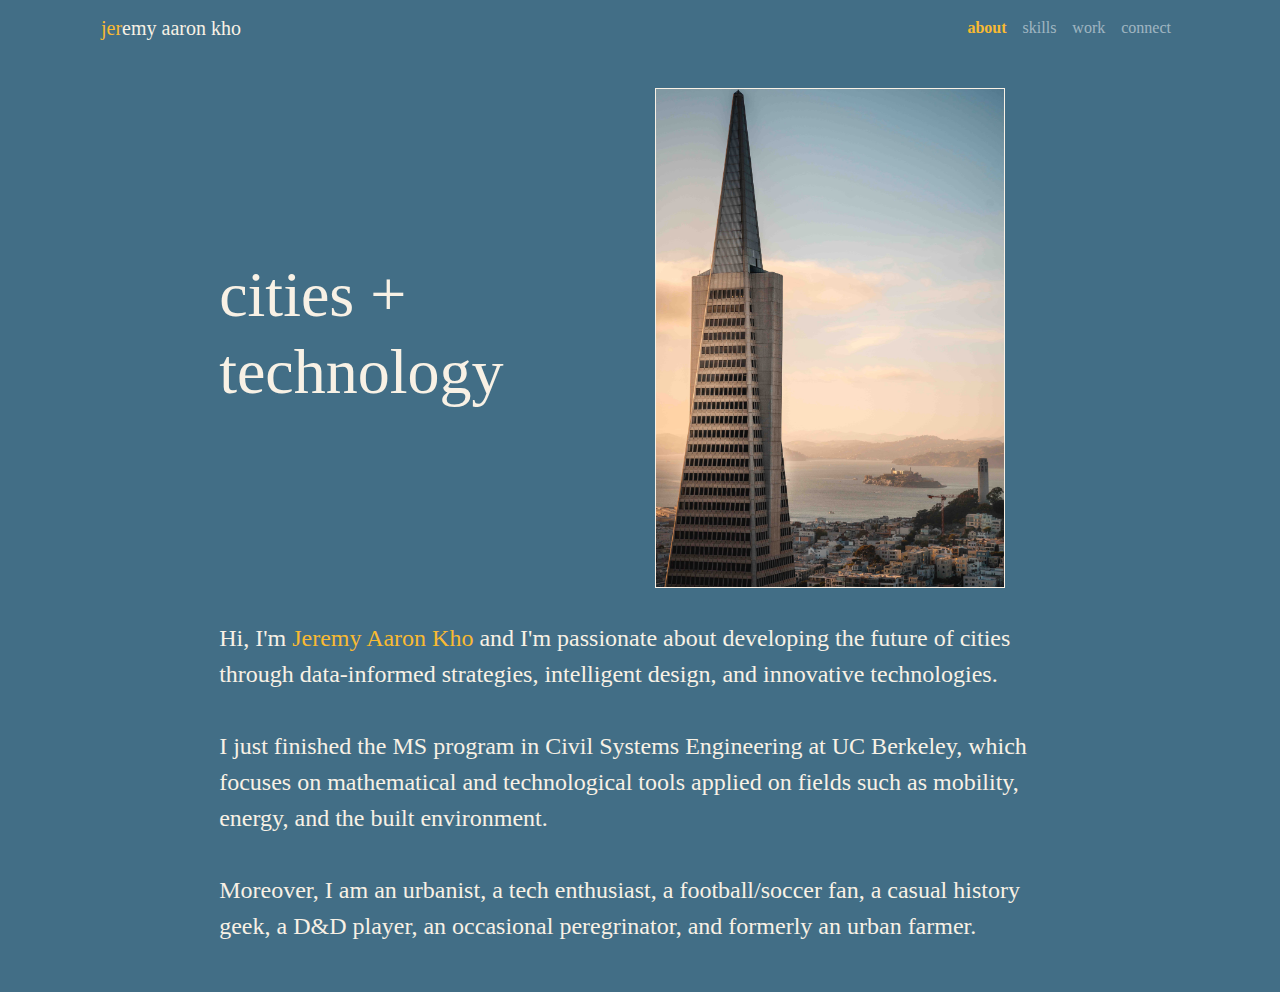
<file: index.html>
<!DOCTYPE html>

<html>
    <head>
        <!-- Required meta tags -->
        <meta charset="utf-8">
        <meta name="viewport" content="width=device-width, initial-scale=1, shrink-to-fit=no">
        
        <!-- Bootstrap CSS -->
        <link rel="stylesheet" href="https://maxcdn.bootstrapcdn.com/bootstrap/4.0.0/css/bootstrap.min.css" integrity="sha384-Gn5384xqQ1aoWXA+058RXPxPg6fy4IWvTNh0E263XmFcJlSAwiGgFAW/dAiS6JXm" crossorigin="anonymous">
        <script src="https://maxcdn.bootstrapcdn.com/bootstrap/4.0.0/js/bootstrap.min.js" integrity="sha384-JZR6Spejh4U02d8jOt6vLEHfe/JQGiRRSQQxSfFWpi1MquVdAyjUar5+76PVCmYl" crossorigin="anonymous"></script>

        <link rel="stylesheet" href="scss/custom.css">

        <title>Jeremy Kho | City + Tech</title>
    </head>
    <body>
        <div class="container">

            <!-- Bootstrap Navbar -->
            <nav class="navbar navbar-expand-sm navbar-dark">
                <a class="navbar-brand" href="index.html"><span class="emphasis">jer</span>emy aaron kho</a>

                <button class="navbar-toggler" type="button" data-toggle="collapse" data-target="#navbarSupportedContent" aria-controls="navbarSupportedContent" aria-expanded="false" aria-label="Toggle navigation">
                    <span class="navbar-toggler-icon"></span>
                </button>

                <div class="collapse navbar-collapse" id="navbarSupportedContent">
                    <ul class="navbar-nav ml-auto">
                      <li class="nav-item active">
                        <a class="nav-link" href="index.html">about</a>
                      </li>
                      <li class="nav-item">
                        <a class="nav-link" href="skills.html">skills</a>
                      </li>
                      <li class="nav-item">
                        <a class="nav-link" href="work.html">work</a>
                      </li>
                      <li class="nav-item">
                        <a class="nav-link" href="connect.html">connect</a>
                      </li>
                    </ul>
                </div>
            </nav>

            <!-- Welcome Text and Image -->
            <div class="row home align-items-center justify-content-center">
                <div class="col-md-5 col-sm-6 home-left">
                    <h1>cities + technology</h1>
                </div>
                <div class="col-md-5 col-sm-6 home-right">
                    <img src="img/sfo.jpg" class="home-img">
                </div>
            </div>

            <!-- Extra Text -->
            <div class="row long-text justify-content-center">
                <div class="col-md-10 col-12">
                    <p>Hi, I'm <span class="emphasis">Jeremy Aaron Kho</span> and I'm passionate about developing <span class="emphasi">the future of cities</span> through data-informed strategies, intelligent design, and innovative technologies.
                    <br><br>
                    I just finished the MS program in Civil Systems Engineering at UC Berkeley, which focuses on mathematical and technological tools applied on fields such as mobility, energy, and the built environment.
                    <br><br>
                    Moreover, I am an urbanist, a tech enthusiast, a football/soccer fan, a casual history geek, a D&D player, an occasional peregrinator, and formerly an urban farmer.</p>
                </div>
            </div>
        </div>


        <!-- Optional JavaScript -->
        <!-- jQuery first, then Popper.js, then Bootstrap JS -->
        <script src="https://code.jquery.com/jquery-3.2.1.slim.min.js" integrity="sha384-KJ3o2DKtIkvYIK3UENzmM7KCkRr/rE9/Qpg6aAZGJwFDMVNA/GpGFF93hXpG5KkN" crossorigin="anonymous"></script>
        <script src="https://cdnjs.cloudflare.com/ajax/libs/popper.js/1.12.9/umd/popper.min.js" integrity="sha384-ApNbgh9B+Y1QKtv3Rn7W3mgPxhU9K/ScQsAP7hUibX39j7fakFPskvXusvfa0b4Q" crossorigin="anonymous"></script>
        <script src="https://maxcdn.bootstrapcdn.com/bootstrap/4.0.0/js/bootstrap.min.js" integrity="sha384-JZR6Spejh4U02d8jOt6vLEHfe/JQGiRRSQQxSfFWpi1MquVdAyjUar5+76PVCmYl" crossorigin="anonymous"></script>
    </body>
</html>
</file>
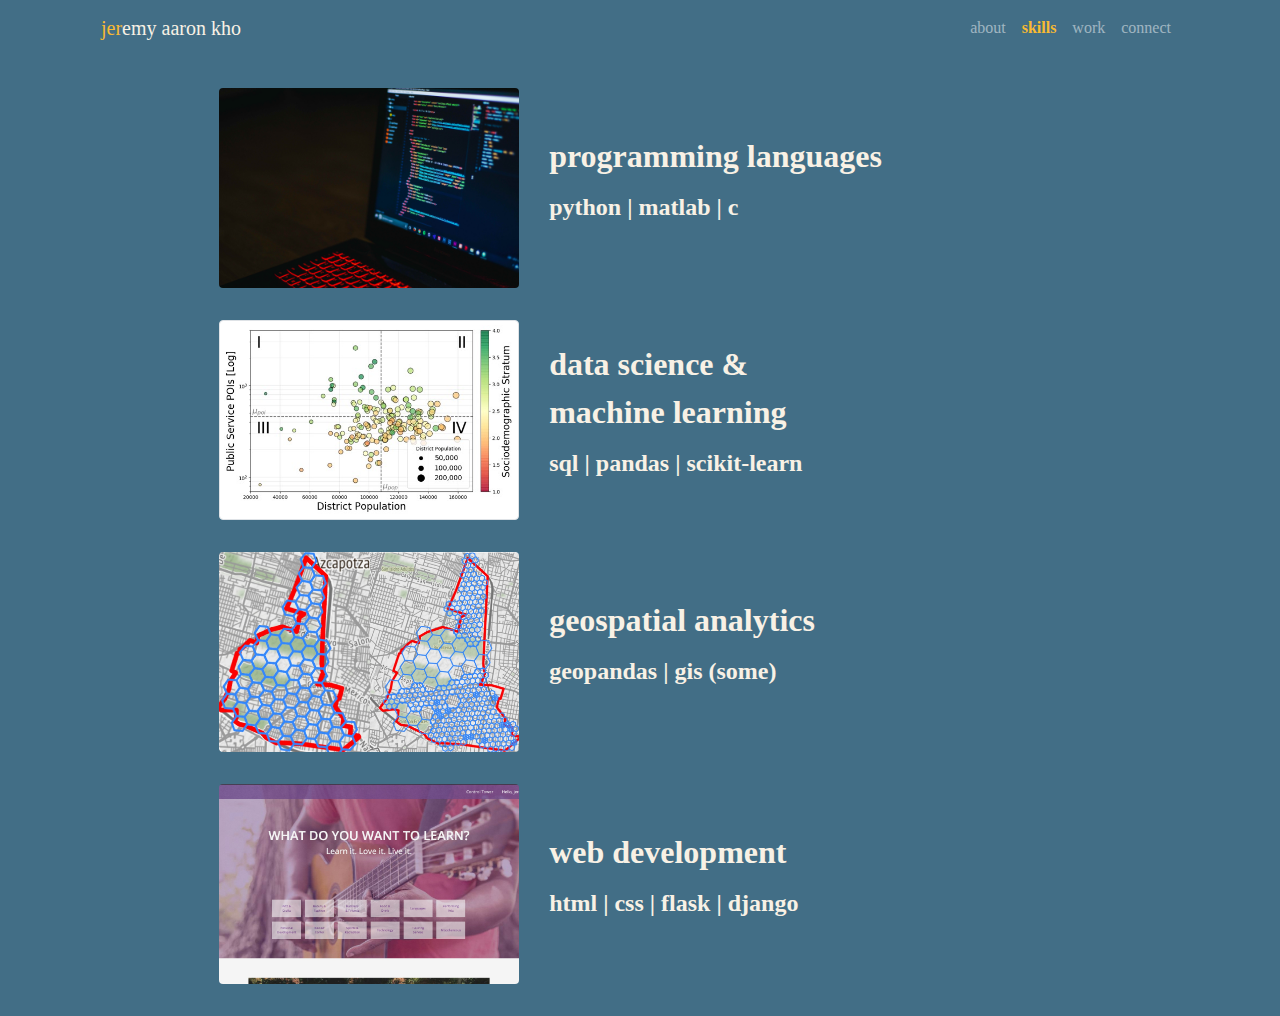
<file: skills.html>
<!DOCTYPE html>

<html>
    <head>
        <!-- Required meta tags -->
        <meta charset="utf-8">
        <meta name="viewport" content="width=device-width, initial-scale=1, shrink-to-fit=no">
        
        <!-- Bootstrap CSS -->
        <link rel="stylesheet" href="https://maxcdn.bootstrapcdn.com/bootstrap/4.0.0/css/bootstrap.min.css" integrity="sha384-Gn5384xqQ1aoWXA+058RXPxPg6fy4IWvTNh0E263XmFcJlSAwiGgFAW/dAiS6JXm" crossorigin="anonymous">

        <link rel="stylesheet" href="scss/custom.css">

        <title>Jeremy Kho | City + Tech</title>
    </head>
    <body>
        <div class="container">

            <!-- Bootstrap Navbar -->
            <nav class="navbar navbar-expand-sm navbar-dark">
                <a class="navbar-brand" href="index.html"><span class="emphasis">jer</span>emy aaron kho</a>

                <button class="navbar-toggler" type="button" data-toggle="collapse" data-target="#navbarSupportedContent" aria-controls="navbarSupportedContent" aria-expanded="false" aria-label="Toggle navigation">
                    <span class="navbar-toggler-icon"></span>
                </button>

                <div class="collapse navbar-collapse" id="navbarSupportedContent">
                    <ul class="navbar-nav ml-auto">
                      <li class="nav-item">
                        <a class="nav-link" href="index.html">about</a>
                      </li>
                      <li class="nav-item active">
                        <a class="nav-link" href="skills.html">skills</a>
                      </li>
                      <li class="nav-item">
                        <a class="nav-link" href="work.html">work</a>
                      </li>
                      <li class="nav-item">
                        <a class="nav-link" href="connect.html">connect</a>
                      </li>
                    </ul>
                </div>
            </nav>

            <!-- List Skills -->

            <!-- Programming -->
            <div class="row skills align-items-center justify-content-center">
                <div class="col-md-auto offset-lg-1">
                    <img src="img/code.jpg" class="skills-img rounded">
                </div>
                <div class="col">
                    <p>programming languages
                        <span class="skills-desc"><br>python | matlab | c</span>
                    </p>
                </div>
            </div>

            <!-- Data Science and Machine Learning -->
            <div class="row skills align-items-center">
                <div class="col-md-auto offset-lg-1">
                    <img src="img/ds.jpg" class="skills-img img-thumbnail">
                </div>
                <div class="col">
                    <p>data science & <br>machine learning
                        <span class="skills-desc"><br>sql | pandas | scikit-learn</span>
                    </p>
                </div>
            </div>

            <!-- Geospatial Analytics -->
            <div class="row skills align-items-center">
                <div class="col-md-auto offset-lg-1">
                    <img src="img/spatial.jpg" class="skills-img rounded">
                </div>
                <div class="col">
                    <p>geospatial analytics
                        <span class="skills-desc"><br>geopandas | gis (some)</span>
                    </p>
                </div>
            </div>

            <!-- Web Development -->
            <div class="row skills align-items-center">
                <div class="col-md-auto offset-lg-1">
                    <img src="img/web.jpg" class="skills-img rounded">
                </div>
                <div class="col">
                    <p>web development
                        <span class="skills-desc"><br>html | css | flask | django</span>
                    </p>
                </div>
            </div>
            
        </div>


        <!-- Optional JavaScript -->
        <!-- jQuery first, then Popper.js, then Bootstrap JS -->
        <script src="https://code.jquery.com/jquery-3.2.1.slim.min.js" integrity="sha384-KJ3o2DKtIkvYIK3UENzmM7KCkRr/rE9/Qpg6aAZGJwFDMVNA/GpGFF93hXpG5KkN" crossorigin="anonymous"></script>
        <script src="https://cdnjs.cloudflare.com/ajax/libs/popper.js/1.12.9/umd/popper.min.js" integrity="sha384-ApNbgh9B+Y1QKtv3Rn7W3mgPxhU9K/ScQsAP7hUibX39j7fakFPskvXusvfa0b4Q" crossorigin="anonymous"></script>
        <script src="https://maxcdn.bootstrapcdn.com/bootstrap/4.0.0/js/bootstrap.min.js" integrity="sha384-JZR6Spejh4U02d8jOt6vLEHfe/JQGiRRSQQxSfFWpi1MquVdAyjUar5+76PVCmYl" crossorigin="anonymous"></script>
    </body>
</html>
</file>
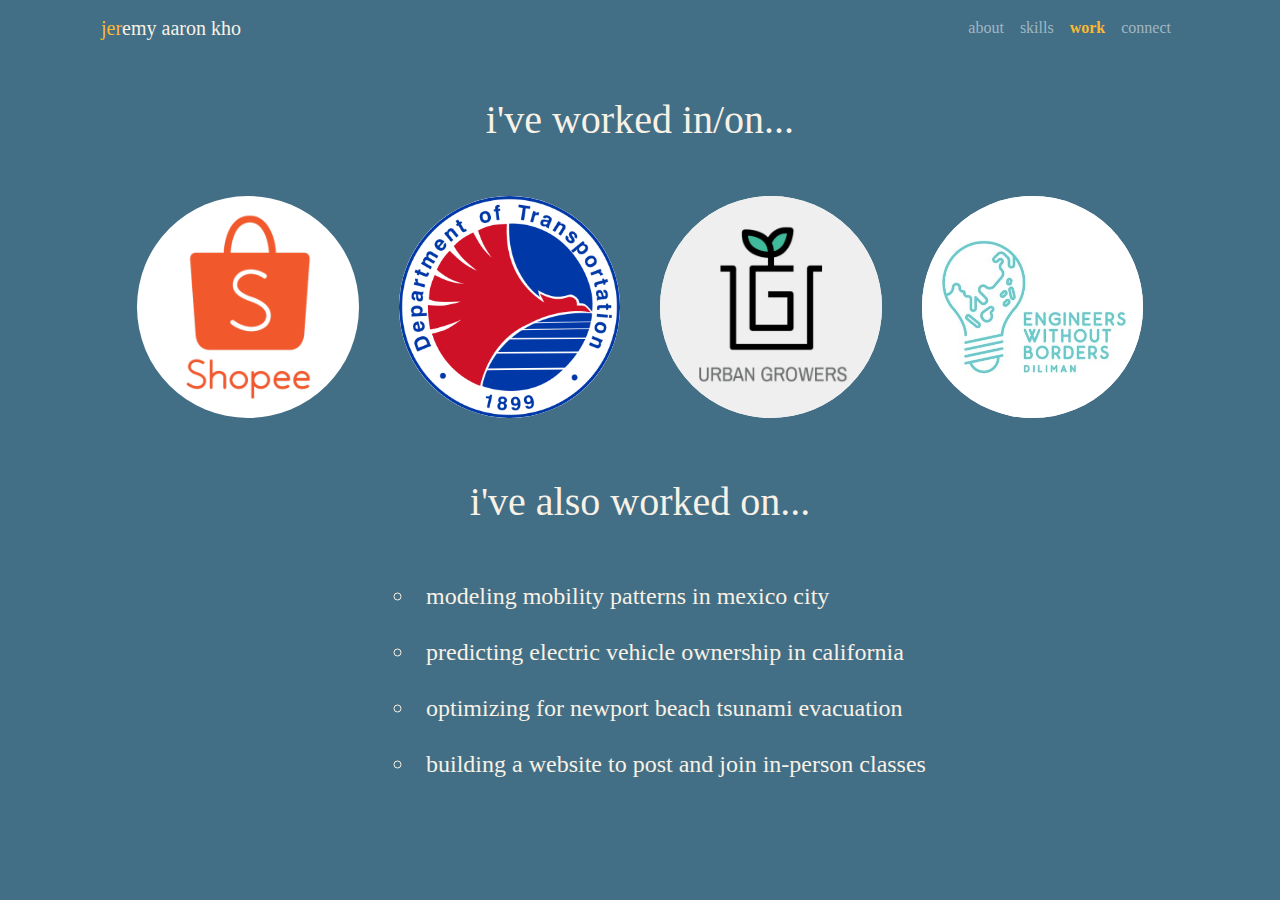
<file: work.html>
<!DOCTYPE html>

<html>
    <head>
        <!-- Required meta tags -->
        <meta charset="utf-8">
        <meta name="viewport" content="width=device-width, initial-scale=1, shrink-to-fit=no">
        
        <!-- Bootstrap CSS -->
        <link rel="stylesheet" href="https://maxcdn.bootstrapcdn.com/bootstrap/4.0.0/css/bootstrap.min.css" integrity="sha384-Gn5384xqQ1aoWXA+058RXPxPg6fy4IWvTNh0E263XmFcJlSAwiGgFAW/dAiS6JXm" crossorigin="anonymous">

        <link rel="stylesheet" href="scss/custom.css">

        <title>Jeremy Kho | City + Tech</title>
    </head>
    <body>
        <div class="container">

            <!-- Bootstrap Navbar -->
            <nav class="navbar navbar-expand-sm navbar-dark">
                <a class="navbar-brand" href="index.html"><span class="emphasis">jer</span>emy aaron kho</a>

                <button class="navbar-toggler" type="button" data-toggle="collapse" data-target="#navbarSupportedContent" aria-controls="navbarSupportedContent" aria-expanded="false" aria-label="Toggle navigation">
                    <span class="navbar-toggler-icon"></span>
                </button>

                <div class="collapse navbar-collapse" id="navbarSupportedContent">
                    <ul class="navbar-nav ml-auto">
                      <li class="nav-item">
                        <a class="nav-link" href="index.html">about</a>
                      </li>
                      <li class="nav-item">
                        <a class="nav-link" href="skills.html">skills</a>
                      </li>
                      <li class="nav-item active">
                        <a class="nav-link" href="work.html">work</a>
                      </li>
                      <li class="nav-item">
                        <a class="nav-link" href="connect.html">connect</a>
                      </li>
                    </ul>
                </div>
            </nav>

            <!-- Thumbnails for Professional Experience -->
                  
            <h1 class="center-header"> i've worked in/on... </h1>
            <div class="row work justify-content-center">

                <!-- Shopee -->
                <div class="col-md-3 col-6">
                    <a href="https://careers.shopee.sg/about/">
                        <img src="img/shopee.png" class="work-logo linked rounded-circle">
                    </a>
                </div>

                <!-- Department of Transportation -->
                <div class="col-md-3 col-6">
                    <a href="http://www.dotr.gov.ph/">
                        <img src="img/dotr.png" class="work-logo linked rounded-circle">
                    </a>
                </div>

                <!-- Urban Growers (no link) -->
                <div class="col-md-3 col-6">
                    <img src="img/ug.png" class="work-logo rounded-circle">
                </div>

                <!-- Engineers Without Borders Diliman -->
                <div class="col-md-3 col-6">
                    <a href="https://www.facebook.com/ewbdiliman/">
                        <img src="img/ewbd.png" class="work-logo linked rounded-circle">
                    </a>
                </div>

            </div>

            <!-- Unordered List of Other Projects -->
                  
            <h1 class="center-header"> i've also worked on... </h1>
            <div class="row justify-content-center">
                <div class="col col-sm-10 col-md-auto">
                    <ul class="project-list">
                        <li>modeling mobility patterns in mexico city</li>
                        <li>predicting electric vehicle ownership in california</li>
                        <li>optimizing for newport beach tsunami evacuation</li>
                        <li>building a website to post and join in-person classes</li>
                    </ul>
                </div>
            </div>

        </div>


        <!-- Optional JavaScript -->
        <!-- jQuery first, then Popper.js, then Bootstrap JS -->
        <script src="https://code.jquery.com/jquery-3.2.1.slim.min.js" integrity="sha384-KJ3o2DKtIkvYIK3UENzmM7KCkRr/rE9/Qpg6aAZGJwFDMVNA/GpGFF93hXpG5KkN" crossorigin="anonymous"></script>
        <script src="https://cdnjs.cloudflare.com/ajax/libs/popper.js/1.12.9/umd/popper.min.js" integrity="sha384-ApNbgh9B+Y1QKtv3Rn7W3mgPxhU9K/ScQsAP7hUibX39j7fakFPskvXusvfa0b4Q" crossorigin="anonymous"></script>
        <script src="https://maxcdn.bootstrapcdn.com/bootstrap/4.0.0/js/bootstrap.min.js" integrity="sha384-JZR6Spejh4U02d8jOt6vLEHfe/JQGiRRSQQxSfFWpi1MquVdAyjUar5+76PVCmYl" crossorigin="anonymous"></script>
    </body>
</html>
</file>
